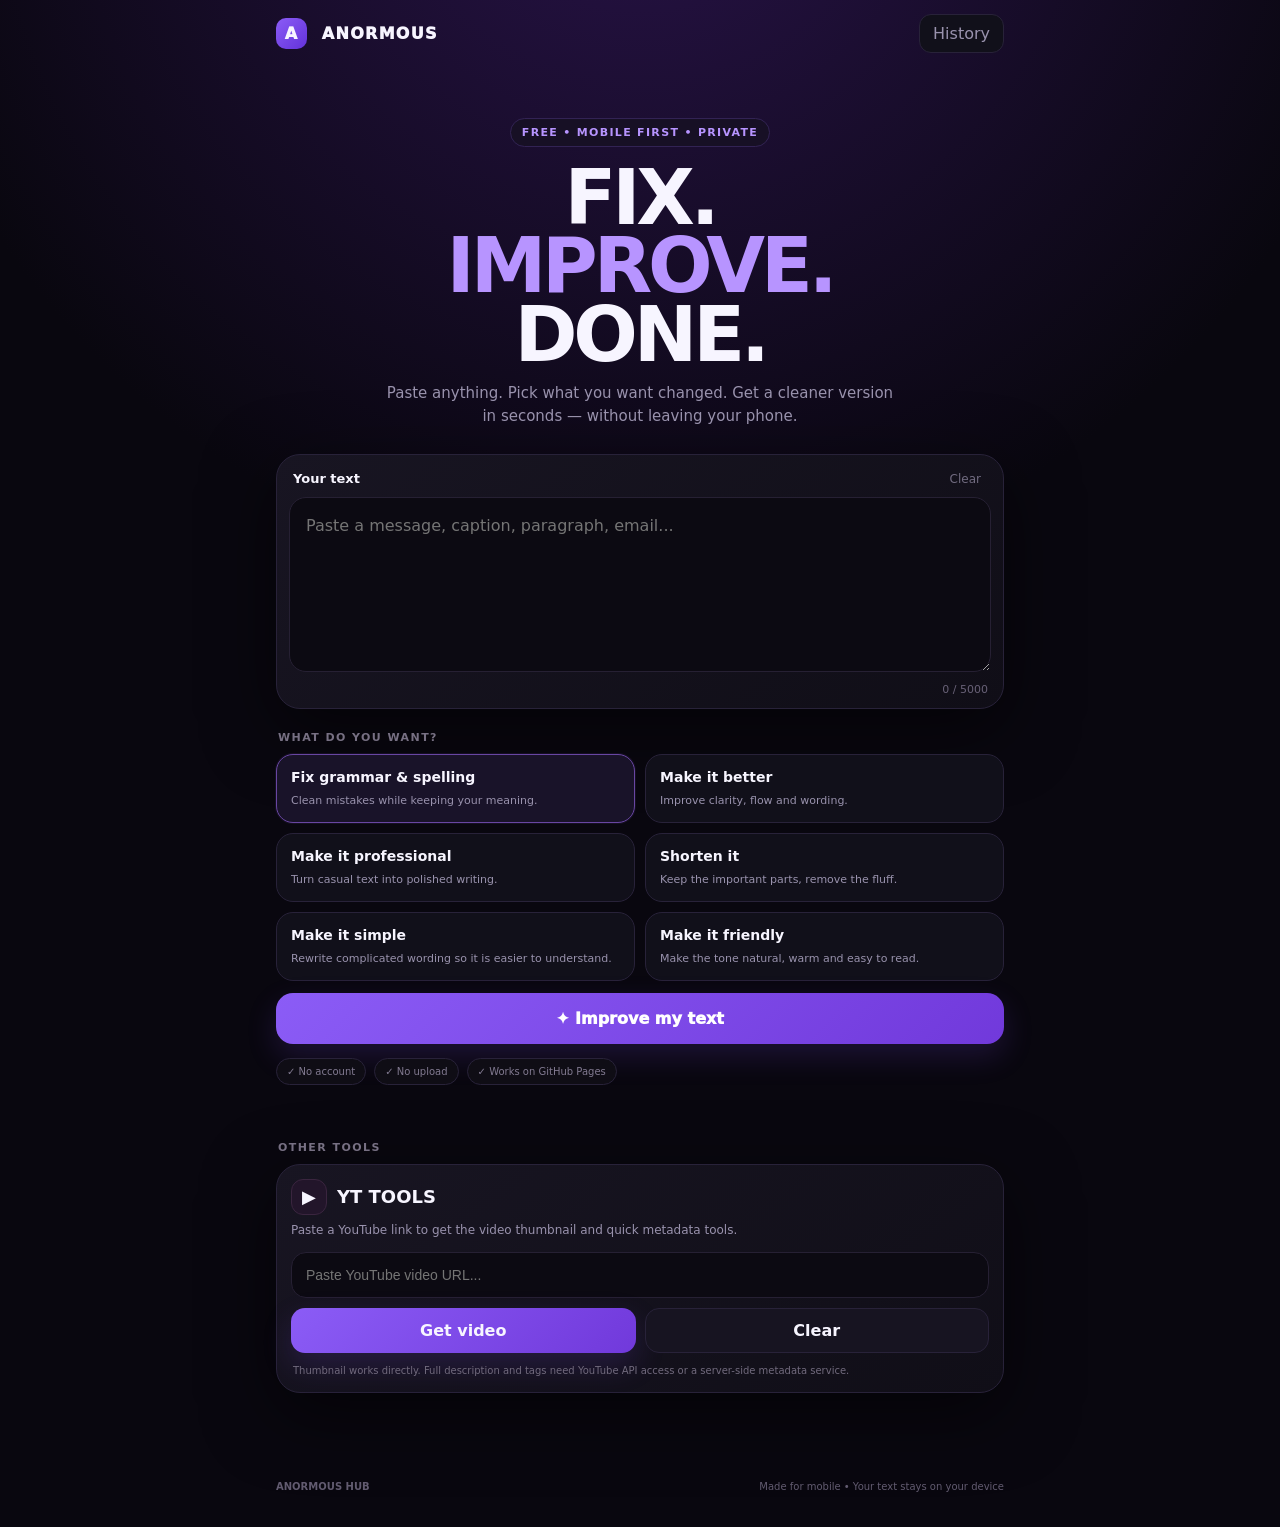
<file: index.html>
<!doctype html>
<html lang="en">
<head>
<meta charset="UTF-8">
<meta name="viewport" content="width=device-width,initial-scale=1,viewport-fit=cover">
<meta name="theme-color" content="#09070f">
<title>Anormous Hub — Mobile Tools</title>
<meta name="description" content="Free mobile-first tools from Anormous: text tools, YouTube tools, speed tests and more.">
<link rel="stylesheet" href="style.css">
</head>
<body>
<header class="topbar">
  <a class="brand" href="#" onclick="goHome();return false"><span>A</span> ANORMOUS</a>
  <button class="history-btn" onclick="toggleHistory()">History</button>
</header>

<main id="app"></main>

<footer><b>ANORMOUS HUB</b><span>Made for mobile • Your text stays on your device</span></footer>
<script src="app.js"></script>
</body>
</html>
</file>
<file: style.css>
:root{
--bg:#09070f;--panel:#11101a;--panel2:#171422;--line:#282239;--text:#f7f5ff;
--muted:#9992ad;--accent:#8b5cf6;--accent2:#b794ff;--good:#43e6a0;
}
*{box-sizing:border-box}html{scroll-behavior:smooth}body{margin:0;background:radial-gradient(circle at 50% -12%,#29134a 0,#09070f 42%);color:var(--text);font-family:Inter,system-ui,-apple-system,Segoe UI,Roboto,sans-serif;min-height:100vh}
button,textarea{font:inherit}.topbar{height:66px;max-width:760px;margin:auto;padding:0 16px;display:flex;align-items:center;justify-content:space-between}.brand{color:var(--text);text-decoration:none;font-weight:950;letter-spacing:.08em}.brand span{display:inline-grid;place-items:center;width:31px;height:31px;border-radius:10px;background:linear-gradient(135deg,var(--accent),#6332d9);margin-right:8px}.history-btn{border:1px solid var(--line);background:#11101a;color:var(--muted);border-radius:12px;padding:9px 13px}
main{max-width:760px;margin:auto;padding:10px 16px 70px}.hero{text-align:center;padding:42px 4px 25px}.pill{display:inline-block;color:var(--accent2);background:#171025;border:1px solid #322354;border-radius:99px;padding:7px 11px;font-size:11px;font-weight:900;letter-spacing:.12em;text-transform:uppercase}.hero h1{font-size:clamp(43px,12vw,76px);line-height:.9;margin:17px 0 13px;letter-spacing:-.055em}.hero h1 i{font-style:normal;color:var(--accent2)}.hero p{max-width:520px;margin:auto;color:var(--muted);font-size:15px;line-height:1.55}
.editor{background:linear-gradient(145deg,#181522,#100e17);border:1px solid var(--line);border-radius:24px;padding:12px;box-shadow:0 20px 70px #0008}.editor-top{display:flex;align-items:center;justify-content:space-between;padding:4px 4px 10px}.editor-top b{font-size:13px}.clear{border:0;background:transparent;color:#716b80;font-size:12px}.input{width:100%;min-height:175px;resize:vertical;background:#0c0a12;border:1px solid #262033;border-radius:17px;color:var(--text);padding:16px;outline:none;font-size:16px;line-height:1.55}.input:focus{border-color:#5c3d93}.count{color:#686177;font-size:11px;text-align:right;margin:7px 3px 0}
.section-title{margin:22px 2px 10px;color:#777083;font-size:11px;font-weight:900;letter-spacing:.13em;text-transform:uppercase}.modes{display:grid;grid-template-columns:repeat(2,1fr);gap:10px}.mode{border:1px solid var(--line);background:var(--panel);color:var(--text);border-radius:17px;padding:14px;text-align:left;cursor:pointer;transition:.15s}.mode:active{transform:scale(.98)}.mode b{display:block;font-size:14px;margin-bottom:4px}.mode small{color:var(--muted);font-size:11px}.mode.active{border-color:#6846a2;background:#191329;box-shadow:0 0 0 1px #6846a222}
.actions{margin-top:12px}.primary{width:100%;border:0;border-radius:17px;padding:16px;background:linear-gradient(135deg,var(--accent),#7139db);color:white;font-weight:950;cursor:pointer;box-shadow:0 12px 30px #6d3fd333}.primary:active{transform:scale(.99)}.primary:disabled{opacity:.5}
.output{margin-top:15px;background:#0e0c14;border:1px solid var(--line);border-radius:20px;padding:14px;display:none}.output.show{display:block}.out-head{display:flex;justify-content:space-between;align-items:center;margin-bottom:10px}.out-head b{font-size:13px}.copy{border:1px solid var(--line);background:#171421;color:var(--text);border-radius:10px;padding:7px 10px;font-size:11px}.result{white-space:pre-wrap;line-height:1.6;font-size:15px;color:#eeeaf8;min-height:40px}.meta{color:var(--good);font-size:11px;margin-top:9px}
.history{position:fixed;inset:0;background:#0009;z-index:5;display:none;align-items:flex-end}.history.open{display:flex}.sheet{width:100%;max-width:760px;margin:auto;background:#12101a;border:1px solid var(--line);border-bottom:0;border-radius:25px 25px 0 0;padding:18px;max-height:75vh;overflow:auto}.sheet-head{display:flex;justify-content:space-between;align-items:center}.sheet-head button{background:transparent;border:0;color:var(--muted);font-size:22px}.history-item{border:1px solid var(--line);border-radius:14px;padding:12px;margin-top:9px;background:#0d0b13}.history-item b{font-size:12px}.history-item p{margin:6px 0 0;color:var(--muted);font-size:12px;white-space:nowrap;overflow:hidden;text-overflow:ellipsis}
.empty{color:var(--muted);font-size:13px;text-align:center;padding:25px 5px}.trust{display:flex;gap:8px;flex-wrap:wrap;margin:14px 0}.trust span{border:1px solid var(--line);background:#0f0d15;color:#827a91;border-radius:99px;padding:7px 10px;font-size:10px}
footer{max-width:760px;margin:auto;padding:18px 16px 35px;color:#625b70;font-size:10px;display:flex;justify-content:space-between;gap:15px}
@media(max-width:430px){.modes{grid-template-columns:1fr 1fr}.hero{padding-top:30px}.hero h1{font-size:52px}.input{min-height:155px}footer{display:block}footer span{display:block;margin-top:5px}}
@media(max-width:350px){.modes{grid-template-columns:1fr}}

.yt-section{margin-top:28px;padding-top:6px}
.yt-card{background:linear-gradient(145deg,#181522,#100e17);border:1px solid var(--line);border-radius:24px;padding:14px;box-shadow:0 20px 70px #0008}
.yt-title{display:flex;align-items:center;gap:10px;margin-bottom:6px}.yt-title b{font-size:18px}.yt-icon{display:grid;place-items:center;width:36px;height:36px;border-radius:12px;background:#22152a;border:1px solid #3a253f;font-size:18px}
.yt-sub{color:var(--muted);font-size:12px;line-height:1.5;margin:0 0 13px}
.yt-input{width:100%;background:#0c0a12;border:1px solid #262033;border-radius:15px;color:var(--text);padding:14px;outline:none;font-size:14px}.yt-input:focus{border-color:#5c3d93}
.yt-actions{display:grid;grid-template-columns:1fr 1fr;gap:9px;margin-top:10px}.yt-btn{border:1px solid var(--line);background:#171421;color:var(--text);border-radius:14px;padding:12px;font-weight:800;cursor:pointer}.yt-btn.primary{border:0;background:linear-gradient(135deg,var(--accent),#7139db)}
.yt-result{display:none;margin-top:12px;border:1px solid var(--line);border-radius:18px;padding:12px;background:#0e0c14}.yt-result.show{display:block}
.yt-preview{width:100%;border-radius:13px;display:block;aspect-ratio:16/9;object-fit:cover;background:#09070f}.yt-meta{margin-top:10px}.yt-meta b{font-size:13px}.yt-meta p{color:var(--muted);font-size:12px;margin:5px 0 0}
.yt-tools{display:grid;grid-template-columns:repeat(2,1fr);gap:8px;margin-top:10px}.yt-tool{border:1px solid var(--line);background:#15121d;color:var(--text);border-radius:12px;padding:10px;font-size:11px;text-decoration:none;text-align:center;cursor:pointer}
.yt-note{color:#716a7d;font-size:10px;line-height:1.45;margin:11px 2px 0}
@media(max-width:350px){.yt-actions,.yt-tools{grid-template-columns:1fr}}
</file>
